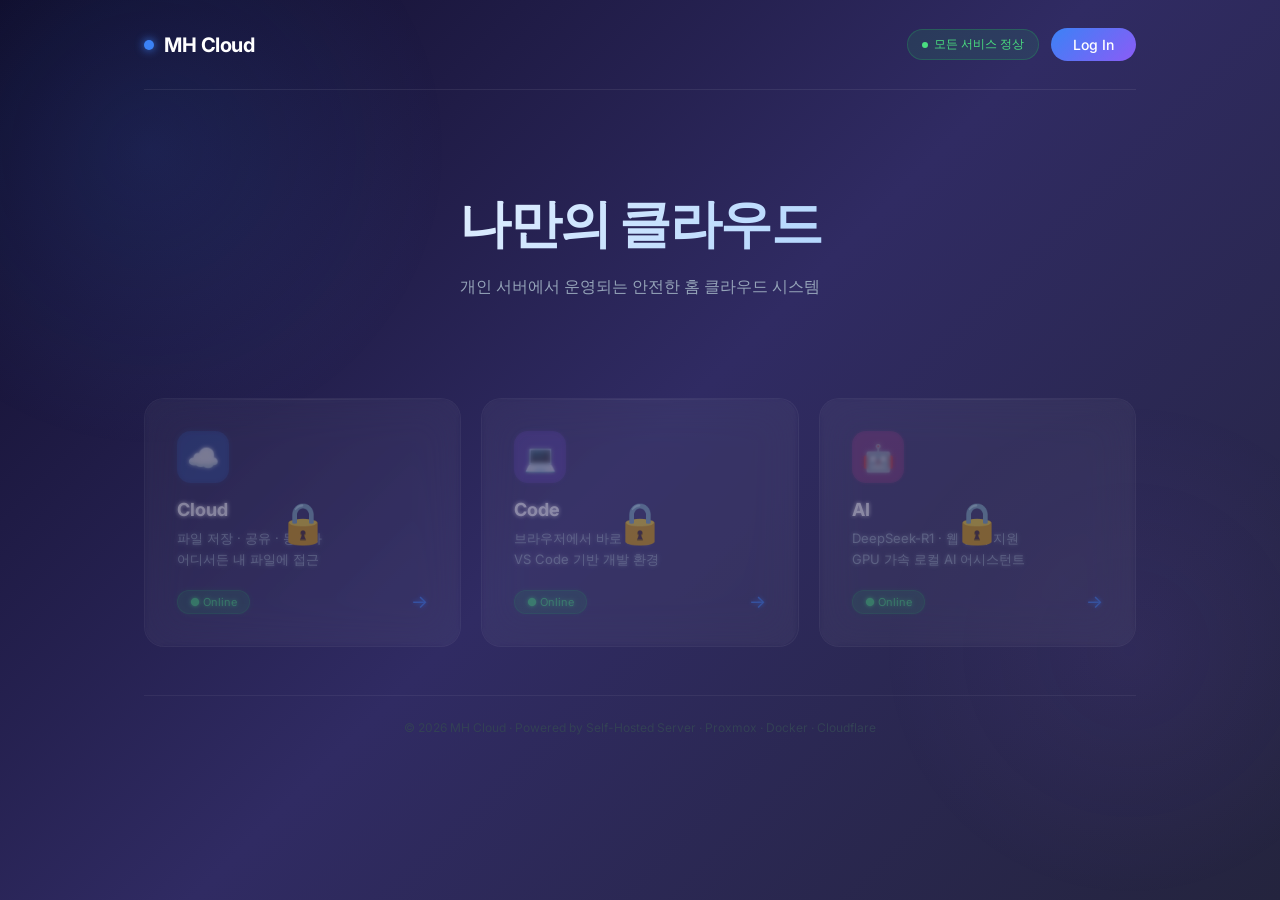
<file: frontend/index.html>
<!DOCTYPE html>
<html lang="ko">
<head>
    <meta charset="UTF-8">
    <meta name="viewport" content="width=device-width, initial-scale=1.0">
    <title>MH Cloud</title>
    <link rel="stylesheet" href="style.css?v=3">
    <link rel="preconnect" href="https://fonts.googleapis.com">
    <link href="https://fonts.googleapis.com/css2?family=Inter:wght@300;400;500;600;700;800&display=swap" rel="stylesheet">
</head>
<body>

    <!-- 배경 효과 -->
    <div class="bg-orb1"></div>
    <div class="bg-orb2"></div>

    <div class="container">

        <!-- 헤더 -->
<header class="header">
    <div class="logo">
        <div class="logo-dot"></div>
        <span class="logo-text">MH Cloud</span>
    </div>
    <div class="header-right">
        <div class="status-badge">
            <div class="status-dot"></div>
            모든 서비스 정상
        </div>
        <div class="login-btn-wrap">
            <button class="login-btn" onclick="openLogin()">Log In</button>
            <div class="user-dropdown" id="userDropdown">
                <button onclick="openPasswordChange()">🔑 비밀번호 변경</button>
                <button onclick="logout()">🚪 로그아웃</button>
            </div>
        </div>
    </div>
</header>

        <!-- 히어로 -->
        <div class="hero">
            <h1 class="hero-title">나만의 클라우드</h1>
            <p class="hero-sub">개인 서버에서 운영되는 안전한 홈 클라우드 시스템</p>
        </div>

        <!-- 서버 상태 위젯 (로그인 후 표시) -->
        <div class="server-stats" id="serverStats">
            <div class="stat-card">
                <div class="stat-card-label">저장공간</div>
                <div class="stat-card-value" id="statStorage">-</div>
                <div class="stat-card-sub">HDD 2TB</div>
            </div>
            <div class="stat-card">
                <div class="stat-card-label">AI 모델</div>
                <div class="stat-card-value" id="statAI">R1:8b</div>
                <div class="stat-card-sub">GPU 가속 실행 중</div>
            </div>
            <div class="stat-card">
                <div class="stat-card-label">활성 서비스</div>
                <div class="stat-card-value" id="statServices">3 / 3</div>
                <div class="stat-card-sub">모든 서비스 정상</div>
            </div>
        </div>

        <!-- 서비스 카드 -->
        <div class="cards">
            <div class="card" id="card-cloud" onclick="goTo('https://cloud.myhomecloud.kr')">
                <div class="card-icon card-icon-cloud">☁️</div>
                <div class="card-title">Cloud</div>
                <div class="card-desc">파일 저장 · 공유 · 동기화<br>어디서든 내 파일에 접근</div>
                <div class="card-footer">
                    <span class="card-badge">● Online</span>
                    <span class="card-arrow">→</span>
                </div>
            </div>

            <div class="card" id="card-code" onclick="goTo('https://code.myhomecloud.kr')">
                <div class="card-icon card-icon-code">💻</div>
                <div class="card-title">Code</div>
                <div class="card-desc">브라우저에서 바로 코딩<br>VS Code 기반 개발 환경</div>
                <div class="card-footer">
                    <span class="card-badge">● Online</span>
                    <span class="card-arrow">→</span>
                </div>
            </div>

            <div class="card" id="card-ai" onclick="goTo('https://ai.myhomecloud.kr')">
                <div class="card-icon card-icon-ai">🤖</div>
                <div class="card-title">AI</div>
                <div class="card-desc">DeepSeek-R1 · 웹 검색 지원<br>GPU 가속 로컬 AI 어시스턴트</div>
                <div class="card-footer">
                    <span class="card-badge">● Online</span>
                    <span class="card-arrow">→</span>
                </div>
            </div>
        </div>

        <!-- 푸터 -->
        <footer class="footer">
            <p>© 2026 MH Cloud · Powered by Self-Hosted Server · Proxmox · Docker · Cloudflare</p>
        </footer>

    </div>

<!-- 비밀번호 변경 모달 -->
<div class="modal-overlay" id="passwordModal">
    <div class="modal">
        <div class="modal-header">
            <h2>비밀번호 변경</h2>
            <button class="modal-close" onclick="closePasswordChange()">✕</button>
        </div>
        <div style="margin-top: 24px;">
            <div class="input-group">
                <label>현재 비밀번호</label>
                <input type="password" placeholder="현재 비밀번호를 입력하세요" id="pw-current">
            </div>
            <div class="input-group">
                <label>새 비밀번호</label>
                <input type="password" placeholder="새 비밀번호를 입력하세요" id="pw-new">
            </div>
            <div class="input-group">
                <label>새 비밀번호 확인</label>
                <input type="password" placeholder="새 비밀번호를 다시 입력하세요" id="pw-new-confirm">
            </div>
            <button class="submit-btn" onclick="changePassword()">변경하기</button>
        </div>
    </div>
</div>

    <!-- 로그인 모달 -->
    <div class="modal-overlay" id="loginModal">
        <div class="modal">
            <div class="modal-header">
                <h2>MH Cloud</h2>
                <button class="modal-close" onclick="closeLogin()">✕</button>
            </div>

            <div class="modal-tabs">
                <button class="modal-tab active" id="tab-login" onclick="switchTab('login')">로그인</button>
                <button class="modal-tab" id="tab-register" onclick="switchTab('register')">회원가입</button>
            </div>

            <!-- 로그인 폼 -->
            <div id="form-login">
                <div class="input-group">
                    <label>아이디</label>
                    <input type="text" placeholder="아이디를 입력하세요" id="username">
                </div>
                <div class="input-group">
                    <label>비밀번호</label>
                    <input type="password" placeholder="비밀번호를 입력하세요" id="password">
                </div>
                <button class="submit-btn" onclick="login()">로그인</button>
            </div>

            <!-- 회원가입 폼 -->
            <div id="form-register" style="display:none">
                <div class="input-group">
                    <label>아이디</label>
                    <input type="text" placeholder="아이디를 입력하세요" id="reg-username">
                </div>
                <div class="input-group">
                    <label>비밀번호</label>
                    <input type="password" placeholder="비밀번호를 입력하세요" id="reg-password">
                </div>
                <div class="input-group">
                    <label>비밀번호 확인</label>
                    <input type="password" placeholder="비밀번호를 다시 입력하세요" id="reg-password-confirm">
                </div>
                <button class="submit-btn" onclick="register()">회원가입</button>
            </div>
        </div>
    </div>

    <script src="script.js?v=4"></script>
</body>
</html>
</file>
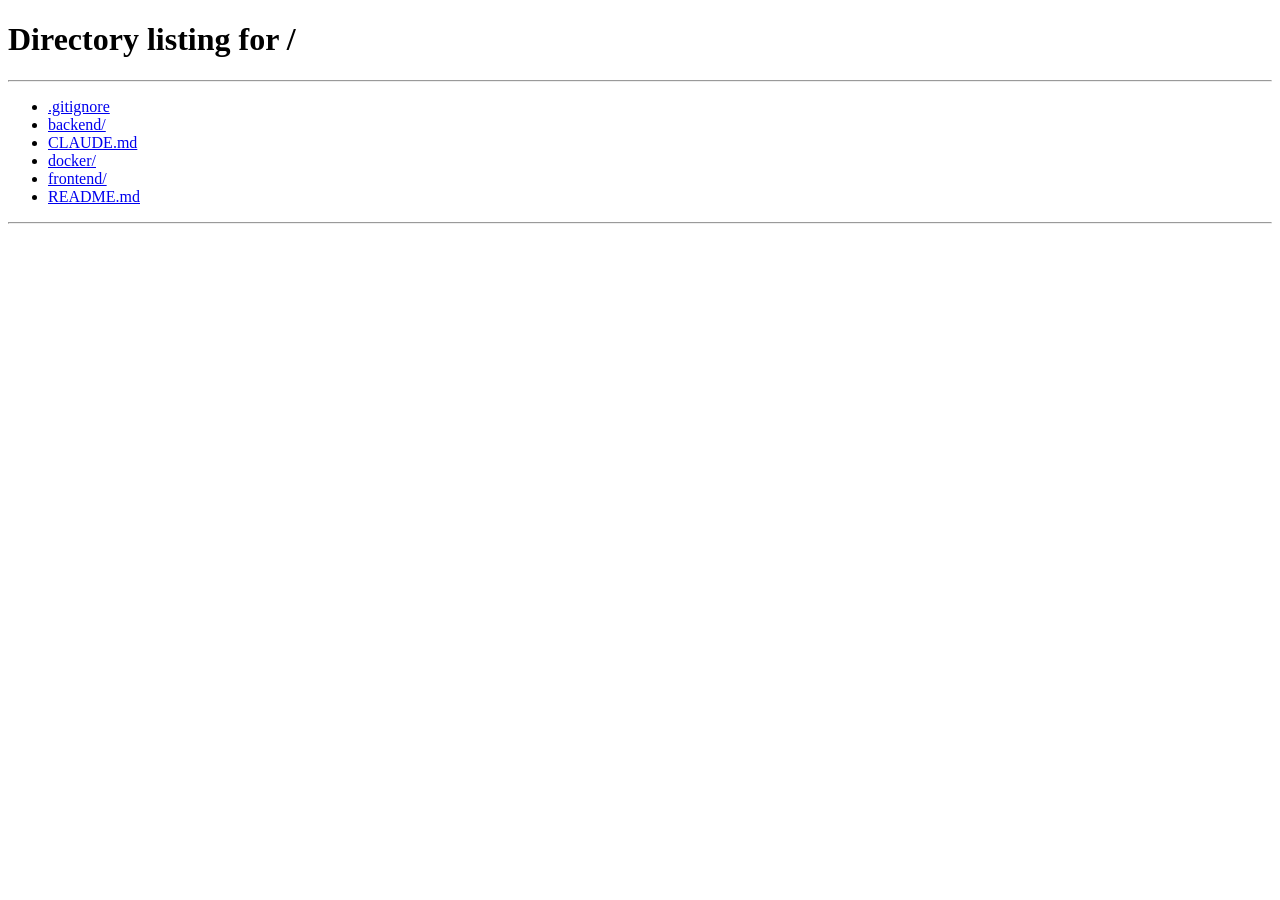
<file: frontend/cloud.html>
<!DOCTYPE html>
<html lang="ko">
<head>
    <meta charset="UTF-8">
    <meta name="viewport" content="width=device-width, initial-scale=1.0">
    <title>MH Cloud - 파일 매니저</title>
    <link rel="preconnect" href="https://fonts.googleapis.com">
    <link href="https://fonts.googleapis.com/css2?family=Inter:wght@300;400;500;600;700;800&display=swap" rel="stylesheet">
    <link rel="stylesheet" href="https://cdnjs.cloudflare.com/ajax/libs/font-awesome/6.5.0/css/all.min.css">

    <style>
        * { margin: 0; padding: 0; box-sizing: border-box; }

        body {
            font-family: 'Inter', sans-serif;
            background: linear-gradient(135deg, #0f0c29, #302b63, #24243e);
            min-height: 100vh;
            color: #fff;
            overflow-x: hidden;
        }

        .bg-orb1 {
            position: fixed;
            width: 600px; height: 600px;
            background: radial-gradient(circle, rgba(59,130,246,0.12), transparent 70%);
            top: -150px; left: -150px;
            border-radius: 50%;
            pointer-events: none;
            z-index: 0;
        }

        .bg-orb2 {
            position: fixed;
            width: 500px; height: 500px;
            background: radial-gradient(circle, rgba(139,92,246,0.08), transparent 70%);
            bottom: 0; right: -100px;
            border-radius: 50%;
            pointer-events: none;
            z-index: 0;
        }

        .app {
            position: relative;
            z-index: 1;
            display: flex;
            flex-direction: column;
            height: 100vh;
        }

        /* 헤더 */
        .header {
            display: flex;
            align-items: center;
            justify-content: space-between;
            padding: 20px 32px;
            border-bottom: 1px solid rgba(255,255,255,0.08);
            background: rgba(255,255,255,0.03);
            backdrop-filter: blur(20px);
        }

        .header-left {
            display: flex;
            align-items: center;
            gap: 16px;
        }

        .logo {
            display: flex;
            align-items: center;
            gap: 10px;
            text-decoration: none;
        }

        .logo-dot {
            width: 10px; height: 10px;
            background: #3b82f6;
            border-radius: 50%;
            box-shadow: 0 0 10px #3b82f6;
            animation: pulse 2s infinite;
        }

        @keyframes pulse {
            0%, 100% { opacity: 1; }
            50% { opacity: 0.4; }
        }

        .logo-text {
            font-size: 18px;
            font-weight: 700;
            color: #fff;
        }

        .breadcrumb {
            display: flex;
            align-items: center;
            gap: 6px;
            font-size: 13px;
            color: #64748b;
        }

        .breadcrumb span {
            color: #94a3b8;
            cursor: pointer;
        }

        .breadcrumb span:hover { color: #fff; }

        .breadcrumb .separator { color: #334155; }

        .breadcrumb .current { color: #fff; cursor: default; }

        .header-right {
            display: flex;
            align-items: center;
            gap: 12px;
        }

        .user-info {
            display: flex;
            align-items: center;
            gap: 8px;
            padding: 6px 14px;
            background: rgba(255,255,255,0.05);
            border: 1px solid rgba(255,255,255,0.1);
            border-radius: 20px;
            font-size: 13px;
            color: #cbd5e1;
        }

        .user-avatar {
            width: 24px; height: 24px;
            border-radius: 50%;
            background: linear-gradient(135deg, #3b82f6, #8b5cf6);
            display: flex;
            align-items: center;
            justify-content: center;
            font-size: 10px;
            font-weight: 600;
        }

        .back-btn {
            padding: 7px 16px;
            background: rgba(255,255,255,0.05);
            border: 1px solid rgba(255,255,255,0.1);
            border-radius: 20px;
            color: #94a3b8;
            font-size: 13px;
            cursor: pointer;
            transition: all 0.2s;
            text-decoration: none;
        }

        .back-btn:hover {
            background: rgba(255,255,255,0.1);
            color: #fff;
        }

        /* 바디 */
        .body {
            display: flex;
            flex: 1;
            overflow: hidden;
        }

        /* 사이드바 */
        .sidebar {
            width: 220px;
            padding: 20px 12px;
            border-right: 1px solid rgba(255,255,255,0.06);
            display: flex;
            flex-direction: column;
            gap: 4px;
            background: rgba(255,255,255,0.02);
        }

        .nav-section {
            font-size: 10px;
            color: #334155;
            letter-spacing: 0.8px;
            text-transform: uppercase;
            padding: 4px 10px 8px;
            margin-top: 8px;
        }

        .nav-item {
            display: flex;
            align-items: center;
            gap: 10px;
            padding: 9px 12px;
            border-radius: 10px;
            font-size: 13px;
            color: #64748b;
            cursor: pointer;
            transition: all 0.2s;
        }

        .nav-item:hover {
            background: rgba(255,255,255,0.05);
            color: #94a3b8;
        }

        .nav-item.active {
            background: rgba(59,130,246,0.12);
            border: 1px solid rgba(59,130,246,0.2);
            color: #93c5fd;
        }

        .nav-icon { font-size: 15px; }

        /* 저장공간 */
        .storage-section {
            margin-top: auto;
            padding: 16px 10px 4px;
            border-top: 1px solid rgba(255,255,255,0.06);
        }

        .storage-label {
            font-size: 11px;
            color: #475569;
            margin-bottom: 8px;
        }

        .storage-bar-wrap {
            background: rgba(255,255,255,0.08);
            border-radius: 4px;
            height: 4px;
            margin-bottom: 6px;
        }

        .storage-bar {
            height: 4px;
            border-radius: 4px;
            background: linear-gradient(90deg, #3b82f6, #8b5cf6);
            width: 0.3%;
        }

        .storage-text {
            font-size: 11px;
            color: #475569;
        }

        /* 메인 */
        .main {
            flex: 1;
            display: flex;
            flex-direction: column;
            overflow: hidden;
            padding: 24px 28px;
            gap: 16px;
        }

        /* 툴바 */
        .toolbar {
            display: flex;
            align-items: center;
            justify-content: space-between;
        }

        .toolbar-left { display: flex; gap: 8px; }

        .btn {
            padding: 8px 16px;
            border-radius: 10px;
            font-size: 13px;
            font-family: 'Inter', sans-serif;
            cursor: pointer;
            transition: all 0.2s;
            border: 1px solid rgba(255,255,255,0.1);
            background: rgba(255,255,255,0.05);
            color: #94a3b8;
        }

        .btn:hover {
            background: rgba(255,255,255,0.1);
            color: #fff;
        }

        .btn.primary {
            background: linear-gradient(135deg, #3b82f6, #8b5cf6);
            border-color: transparent;
            color: #fff;
            font-weight: 500;
        }

        .btn.primary:hover { opacity: 0.85; }

        .toolbar-right { display: flex; gap: 6px; }

        .view-btn {
            width: 32px; height: 32px;
            border-radius: 8px;
            border: 1px solid rgba(255,255,255,0.1);
            background: rgba(255,255,255,0.05);
            color: #64748b;
            display: flex;
            align-items: center;
            justify-content: center;
            cursor: pointer;
            font-size: 14px;
            transition: all 0.2s;
        }

        .view-btn.active, .view-btn:hover {
            background: rgba(255,255,255,0.1);
            color: #fff;
        }

        /* 파일 목록 */
        .file-list-wrap {
            flex: 1;
            overflow-y: auto;
            background: rgba(255,255,255,0.03);
            backdrop-filter: blur(20px);
            border: 1px solid rgba(255,255,255,0.08);
            border-radius: 16px;
        }

        .file-header {
            display: grid;
            grid-template-columns: 2fr 1fr 1fr 80px;
            gap: 8px;
            padding: 12px 20px;
            font-size: 11px;
            color: #334155;
            letter-spacing: 0.5px;
            text-transform: uppercase;
            border-bottom: 1px solid rgba(255,255,255,0.06);
            background: rgba(255,255,255,0.02);
        }

        .file-row {
            display: grid;
            grid-template-columns: 2fr 1fr 1fr 80px;
            gap: 8px;
            padding: 12px 20px;
            font-size: 13px;
            align-items: center;
            cursor: pointer;
            transition: background 0.15s;
            border-bottom: 1px solid rgba(255,255,255,0.04);
        }

        .file-row:last-child { border-bottom: none; }

        .file-row:hover { background: rgba(255,255,255,0.05); }

        .file-name {
            display: flex;
            align-items: center;
            gap: 10px;
            color: #e2e8f0;
        }

        .file-icon {
            width: 32px; height: 32px;
            border-radius: 8px;
            display: flex;
            align-items: center;
            justify-content: center;
            font-size: 16px;
            flex-shrink: 0;
        }

        .file-icon.folder { background: rgba(245,158,11,0.15); }
        .file-icon.pdf    { background: none; }
        .file-icon.img    { background: none; }
        .file-icon.doc    { background: none; }
        .file-icon.etc    { background: none; }

        .file-meta { color: #475569; font-size: 12px; }

        .file-actions {
            display: flex;
            gap: 6px;
            justify-content: flex-end;
            opacity: 0;
            transition: opacity 0.15s;
        }

        .file-row:hover .file-actions { opacity: 1; }

        .action-btn {
            width: 26px; height: 26px;
            border-radius: 6px;
            border: 1px solid rgba(255,255,255,0.1);
            background: rgba(255,255,255,0.05);
            color: #94a3b8;
            display: flex;
            align-items: center;
            justify-content: center;
            font-size: 12px;
            cursor: pointer;
            transition: all 0.15s;
        }

        .action-btn:hover { background: rgba(255,255,255,0.15); color: #fff; }
        .action-btn.danger:hover { background: rgba(239,68,68,0.2); color: #f87171; border-color: rgba(239,68,68,0.3); }

        /* 빈 상태 */
        .empty-state {
            display: flex;
            flex-direction: column;
            align-items: center;
            justify-content: center;
            padding: 60px 20px;
            color: #334155;
            gap: 12px;
        }

        .empty-icon { font-size: 40px; opacity: 0.4; }
        .empty-text { font-size: 14px; }

        /* 업로드 모달 */
        .modal-overlay {
            display: none;
            position: fixed;
            top: 0; left: 0;
            width: 100%; height: 100%;
            background: rgba(0,0,0,0.75);
            z-index: 100;
            align-items: center;
            justify-content: center;
            backdrop-filter: blur(6px);
        }

        .modal-overlay.active { display: flex; }

        .modal {
            background: rgba(15,12,41,0.95);
            border: 1px solid rgba(255,255,255,0.12);
            border-radius: 20px;
            width: 100%;
            max-width: 420px;
            padding: 28px;
            margin: 0 24px;
        }

        .modal-header {
            display: flex;
            justify-content: space-between;
            align-items: center;
            margin-bottom: 20px;
        }

        .modal-header h2 { font-size: 18px; font-weight: 600; }

        .modal-close {
            background: transparent;
            border: none;
            color: #475569;
            font-size: 18px;
            cursor: pointer;
        }

        .modal-close:hover { color: #fff; }

        .upload-zone {
            border: 2px dashed rgba(59,130,246,0.3);
            border-radius: 12px;
            padding: 32px;
            text-align: center;
            cursor: pointer;
            transition: all 0.2s;
            margin-bottom: 16px;
        }

        .upload-zone:hover, .upload-zone.drag-over {
            border-color: rgba(59,130,246,0.6);
            background: rgba(59,130,246,0.05);
        }

        .upload-zone-icon { font-size: 32px; margin-bottom: 10px; }
        .upload-zone-text { font-size: 14px; color: #64748b; }
        .upload-zone-text span { color: #3b82f6; }

        #fileInput { display: none; }

        .upload-progress {
            display: none;
            margin-bottom: 16px;
        }

        .progress-bar-wrap {
            background: rgba(255,255,255,0.08);
            border-radius: 4px;
            height: 6px;
            margin-top: 8px;
        }

        .progress-bar {
            height: 6px;
            border-radius: 4px;
            background: linear-gradient(90deg, #3b82f6, #8b5cf6);
            width: 0%;
            transition: width 0.3s;
        }

        /* 폴더 생성 모달 */
        .input-group { margin-bottom: 16px; }

        .input-group label {
            display: block;
            font-size: 13px;
            color: #94a3b8;
            margin-bottom: 8px;
        }

        .input-group input {
            width: 100%;
            background: rgba(255,255,255,0.05);
            border: 1px solid rgba(255,255,255,0.1);
            border-radius: 10px;
            padding: 11px 14px;
            color: #fff;
            font-size: 14px;
            font-family: 'Inter', sans-serif;
            outline: none;
            transition: border-color 0.2s;
        }

        .input-group input:focus { border-color: #3b82f6; }
        .input-group input::placeholder { color: #334155; }

        .submit-btn {
            width: 100%;
            background: linear-gradient(135deg, #3b82f6, #8b5cf6);
            border: none;
            border-radius: 10px;
            padding: 12px;
            color: #fff;
            font-size: 14px;
            font-weight: 600;
            cursor: pointer;
            font-family: 'Inter', sans-serif;
            transition: opacity 0.2s;
        }

        .submit-btn:hover { opacity: 0.85; }

        /* 스크롤바 */
        ::-webkit-scrollbar { width: 4px; }
        ::-webkit-scrollbar-track { background: transparent; }
        ::-webkit-scrollbar-thumb { background: rgba(255,255,255,0.1); border-radius: 2px; }

        /* 그리드 뷰 */
        .file-grid {
        display: grid;
        grid-template-columns: repeat(auto-fill, minmax(120px, 1fr));
        gap: 16px;
        padding: 20px;
        }

        .file-grid-item {
        display: flex;
        flex-direction: column;
        align-items: center;
        gap: 8px;
        padding: 16px 8px;
        border-radius: 12px;
        cursor: pointer;
        transition: background 0.15s;
        text-align: center;
        position: relative;
        }

        .file-grid-item:hover { background: rgba(255,255,255,0.08); }

        .file-grid-icon {
        width: 52px; height: 52px;
        border-radius: 12px;
        display: flex;
        align-items: center;
        justify-content: center;
        font-size: 28px;
        }

        .file-grid-name {
        font-size: 12px;
        color: #cbd5e1;
        word-break: break-all;
        max-width: 100%;
        display: -webkit-box;
        -webkit-line-clamp: 2;
        -webkit-box-orient: vertical;
        overflow: hidden;
        }

        .file-grid-actions {
        position: absolute;
        top: 6px; right: 6px;
        display: none;
        gap: 4px;
        }

        .file-grid-item:hover .file-grid-actions { display: flex; }

        /* 반응형 */
        @media (max-width: 768px) {
            .sidebar { display: none; }
            .file-header, .file-row { grid-template-columns: 2fr 1fr 1fr 40px;}
            .file-header div:nth-child(3), .file-row .file-meta:nth-child(3) { display: none; }
        }

        /* 컨텍스트 메뉴 */
        .context-menu {
        position: fixed;
        background: rgba(15,12,41,0.97);
        border: 1px solid rgba(255,255,255,0.12);
        border-radius: 10px;
        padding: 6px;
        z-index: 300;
        min-width: 150px;
        backdrop-filter: blur(20px);
        box-shadow: 0 8px 32px rgba(0,0,0,0.4);
        display: none;
        }

        .context-menu.active { display: block; }

        .context-menu-item {
        display: flex;
        align-items: center;
        gap: 8px;
        padding: 8px 12px;
        border-radius: 6px;
        font-size: 13px;
        color: #cbd5e1;
        cursor: pointer;
        transition: background 0.15s;
        }

        .context-menu-item:hover { background: rgba(255,255,255,0.08); color: #fff; }
        .context-menu-item.danger:hover { background: rgba(239,68,68,0.15); color: #f87171; }
        /* 드래그 앤 드롭 파일 이동 */
        .file-row.drag-over {
        background: rgba(59,130,246,0.15);
        border: 1px dashed rgba(59,130,246,0.5);
}

        .file-row[draggable="true"] {
        cursor: grab;
}
    </style>
</head>
<body>

<div class="bg-orb1"></div>
<div class="bg-orb2"></div>

<div class="app">

    <!-- 헤더 -->
    <header class="header">
        <div class="header-left">
            <a href="/" class="logo">
                <div class="logo-dot"></div>
                <span class="logo-text">MH Cloud</span>
            </a>
            <div class="breadcrumb">
                <span class="separator">/</span>
                <span id="breadcrumbBack" onclick="goBack()" style="display:none; cursor:pointer;">← 뒤로</span>
                <span class="separator" id="breadcrumbSep" style="display:none;">/</span>
                <span class="current" id="breadcrumbCurrent">내 파일</span>
        </div>
        </div>
        <div class="header-right">
            <div class="user-info">
                <div class="user-avatar" id="userAvatar">?</div>
                <span id="userName">로딩 중...</span>
            </div>
            <a href="/" class="back-btn">← 포털로</a>
        </div>
    </header>

    <div class="body">

        <!-- 사이드바 -->
        <div class="sidebar">
            <div class="nav-section">파일</div>
            <div class="nav-item active" onclick="loadFiles()">
                <span class="nav-icon">📁</span>
                내 파일
            </div>
            <div class="nav-item" onclick="loadRecentFiles()">
                <span class="nav-icon">🕐</span>
                최근 파일
            </div>
            <div class="nav-section">관리</div>
            <div class="nav-item" onclick="loadTrash()">
                <span class="nav-icon">🗑️</span>
                휴지통
            </div>

            <div class="storage-section">
                <div class="storage-label">저장공간</div>
                <div class="storage-bar-wrap">
                    <div class="storage-bar" id="storageBar"></div>
                </div>
                <div class="storage-text" id="storageText">불러오는 중...</div>
            </div>
        </div>

        <!-- 메인 -->
        <div class="main">
            <div class="toolbar">
                <div class="toolbar-left">
                    <button class="btn primary" onclick="openUpload()">+ 업로드</button>
                    <button class="btn" onclick="openMkdir()">📁 폴더 만들기</button>
                </div>
                <div class="toolbar-right">
                    <div class="view-btn active" onclick="switchView('list')" title="목록 보기">≡</div>
                    <div class="view-btn" onclick="switchView('tile')" title="그리드 보기">⊞</div>
                </div>
            </div>

            <div class="file-list-wrap">
                <div class="file-header">
                    <div>이름</div>
                    <div>크기</div>
                    <div>수정일</div>
                    <div></div>
                </div>
                <div id="fileList">
                    <div class="empty-state">
                        <div class="empty-icon">📂</div>
                        <div class="empty-text">불러오는 중...</div>
                    </div>
                </div>
            </div>
        </div>
    </div>
</div>

<!-- 컨텍스트 메뉴 -->
<div class="context-menu" id="contextMenu">
    <div class="context-menu-item" id="ctxDownload" onclick="ctxDownload()">↓ 다운로드</div>
    <div class="context-menu-item" id="ctxRename" onclick="ctxRename()">✏️ 이름 변경</div>
    <div class="context-menu-item" id="ctxMove" onclick="ctxMove()">📂 이동</div>
    <div class="context-menu-item danger" id="ctxDelete" onclick="ctxDelete()">× 삭제</div>
</div>

<!-- 업로드 모달 -->
<div class="modal-overlay" id="uploadModal">
    <div class="modal">
        <div class="modal-header">
            <h2>파일 업로드</h2>
            <button class="modal-close" onclick="closeUpload()">✕</button>
        </div>
        <div class="upload-zone" id="uploadZone" onclick="document.getElementById('fileInput').click()">
            <div class="upload-zone-icon">☁️</div>
            <div class="upload-zone-text">클릭하거나 파일을 여기로 드래그하세요<br><span>파일 선택</span></div>
        </div>
        <input type="file" id="fileInput" multiple onchange="uploadFiles(this.files)">
        <div class="upload-progress" id="uploadProgress">
            <div style="font-size: 13px; color: #94a3b8;" id="uploadFileName">업로드 중...</div>
            <div class="progress-bar-wrap">
                <div class="progress-bar" id="progressBar"></div>
            </div>
        </div>
    </div>
</div>

<!-- 폴더 생성 모달 -->
<div class="modal-overlay" id="mkdirModal">
    <div class="modal">
        <div class="modal-header">
            <h2>폴더 만들기</h2>
            <button class="modal-close" onclick="closeMkdir()">✕</button>
        </div>
        <div class="input-group">
            <label>폴더 이름</label>
            <input type="text" id="folderName" placeholder="폴더 이름을 입력하세요">
        </div>
        <button class="submit-btn" onclick="createFolder()">만들기</button>
    </div>
</div>

<!-- 미리보기 모달 -->
<div class="modal-overlay" id="previewModal">
    <div class="modal" style="max-width: 1200px; width: 95vw;">
        <div class="modal-header">
            <h2 id="previewFileName">미리보기</h2>
            <button class="modal-close" onclick="closePreview()">✕</button>
        </div>
        <div style="margin-top: 16px; text-align: center;">
            <img id="previewImg" src="" style="max-width: 100%; max-height: 70vh; border-radius: 8px; display: none;">
            <iframe id="previewPdf" src="" style="width: 100%; height: 80vh; border: none; border-radius: 8px; display: none;"></iframe>
        </div>
    </div>
</div>

<!-- 이름 변경 모달 -->
<div class="modal-overlay" id="renameModal">
    <div class="modal">
        <div class="modal-header">
            <h2>이름 변경</h2>
            <button class="modal-close" onclick="closeRename()">✕</button>
        </div>
        <div style="margin-top: 24px;">
            <div class="input-group">
                <label>새 이름</label>
                <input type="text" id="renameInput" placeholder="새 이름을 입력하세요">
            </div>
            <button class="submit-btn" onclick="submitRename()">변경하기</button>
        </div>
    </div>
</div>

<!-- 파일 이동 모달 -->
<div class="modal-overlay" id="moveModal">
    <div class="modal" style="max-width: 600px; width: 90vw;">
        <div class="modal-header">
            <div id="moveBreadcrumb" style="display:flex; align-items:center; gap:6px; font-size:13px; color:#94a3b8;">
                <span onclick="moveBrowse('')" style="cursor:pointer;">🏠</span>
            </div>
            <button class="modal-close" onclick="closeMove()">✕</button>
        </div>
        <div id="moveFolderList" style="margin-top: 16px; max-height: 450px; overflow-y: auto;"></div>
        <button class="submit-btn" style="margin-top: 16px;" onclick="submitMove()">여기로 이동</button>
    </div>
</div>

<script>
    const API = 'https://api.myhomecloud.kr';
    let currentPath = "";
    let currentView = 'list';
    let renameTarget = '';
    let moveTarget = '';
    let moveDestPath = '';
    let ctxTarget = { name: '', type: '' };
    let dragTarget = '';

    function getToken() {
        return localStorage.getItem('token');
    }

    function authHeaders() {
        return { 'Authorization': 'Bearer ' + getToken() };
    }
    async function fetchWithAuth(url, options = {}) {
    const res = await fetch(url, {
        ...options,
        headers: { ...authHeaders(), ...(options.headers || {}) }
    });
    if (res.status === 401) {
        alert('세션이 만료되었습니다. 다시 로그인해주세요.');
        localStorage.removeItem('token');
        localStorage.removeItem('username');
        localStorage.removeItem('tokenExpire');
        window.location.href = '/';
        return null;
    }
    return res;
}

    // 로그인 확인
    window.onload = function() {
        const token = getToken();
        const username = localStorage.getItem('username');
        if (!token || !username) {
            alert('로그인이 필요합니다.');
            window.location.href = '/';
            return;
        }
        document.getElementById('userName').textContent = username + '님';
        document.getElementById('userAvatar').textContent = username.slice(0, 2).toUpperCase();
        loadFiles();
        loadStorage();
    }

    // 파일 목록 불러오기
    async function loadFiles(path = "") {
    document.querySelectorAll('.nav-item').forEach(el => el.classList.remove('active')); // nav-item active 전환
    document.querySelectorAll('.nav-item')[0].classList.add('active');

    currentPath = path;
    history.pushState({ path }, '', '/cloud.html' + (path ? '?path=' + encodeURIComponent(path) : ''));
    document.getElementById('breadcrumbCurrent').textContent = currentPath.split('/').pop() || '내 파일';
    document.getElementById('breadcrumbBack').style.display = currentPath ? 'inline' : 'none';
    document.getElementById('breadcrumbSep').style.display = currentPath ? 'inline' : 'none';
    
    const list = document.getElementById('fileList');
    try {
        const res = await fetchWithAuth(API + '/files/?path=' + encodeURIComponent(path));
        const data = await res.json();

        if (!data.files || data.files.length === 0) {
            list.innerHTML = `
                <div class="empty-state">
                    <div class="empty-icon">📂</div>
                    <div class="empty-text">파일이 없어요. 업로드해볼까요?</div>
                </div>`;
            return;
        }

        const sorted = [...data.files].sort((a, b) => {
            if (a.type === 'folder' && b.type !== 'folder') return -1;
            if (a.type !== 'folder' && b.type === 'folder') return 1;
            return a.name.localeCompare(b.name);
        });

        if (currentView === 'tile') {
    list.innerHTML = `<div class="file-grid">${sorted.map(item => {
        const isPreviewable = item.type === 'file' && ['jpg','jpeg','png','gif','webp','svg','pdf'].includes(item.name.split('.').pop().toLowerCase());
        const fullPath = `${currentPath ? currentPath + '/' : ''}${item.name}`;
        const clickAction = item.type === 'folder'
            ? `onclick="loadFiles('${fullPath}')"`
            : isPreviewable
                ? `onclick="previewFile(this)" data-name="${fullPath}"`
                : '';
        return `
            <div class="file-grid-item" ${clickAction}>
                <div class="file-grid-icon ${getIconClass(item)}">${getIconHtml(item)}</div>
                <div class="file-grid-name">${item.name}</div>
                <div class="file-grid-actions">
                        <div class="action-btn" onclick="event.stopPropagation(); openContextMenu(event, this)" data-name="${fullPath}" data-type="${item.type}" title="더보기">···</div>
                        </div>
        </div>
        `;
    }).join('')}</div>`;
} else {
        list.innerHTML = sorted.map(item => {
    const isPreviewable = item.type === 'file' && ['jpg','jpeg','png','gif','webp','svg','pdf'].includes(item.name.split('.').pop().toLowerCase());
    const fullPath = `${currentPath ? currentPath + '/' : ''}${item.name}`;
    const rowOnclick = item.type === 'folder' 
    ? `onclick="loadFiles('${fullPath}')"` 
    : isPreviewable 
        ? `onclick="previewFile(this)" data-name="${fullPath}"` 
        : '';
        
    return `
            <div class="file-row" ${rowOnclick} 
                draggable="true"
                ondragstart="dragStart(event, '${fullPath}')"
                ${item.type === 'folder' ? `ondragover="event.preventDefault(); this.classList.add('drag-over')" ondragleave="this.classList.remove('drag-over')" ondrop="dropOnFolder(event, '${fullPath}')"` : ''}
                style="${item.type === 'folder' || isPreviewable ? 'cursor:pointer' : ''}">
            <div class="file-name">
                <div class="file-icon ${getIconClass(item)}">${getIconHtml(item)}</div>
                <span>${item.name}</span>
            </div>
            <div class="file-meta">${item.type === 'folder' ? '—' : formatSize(item.size_mb)}</div>
            <div class="file-meta">${formatDate(item.modified)}</div>
            <div class="file-actions">
                    <div class="action-btn" onclick="event.stopPropagation(); openContextMenu(event, this)" data-name="${fullPath}" data-type="${item.type}" title="더보기">···</div>
                    </div>
            </div>
        </div>
    `;
}).join('');
}
    } catch (e) {
        list.innerHTML = `<div class="empty-state"><div class="empty-text">불러오기 실패</div></div>`;
    }
}

    // 저장공간 불러오기
    async function loadStorage() {
        try {
            const res = await fetchWithAuth(API + '/system/status');
                const data = await res.json();
                document.getElementById('storageBar').style.width = data.disk.percent + '%';
                document.getElementById('storageText').textContent =
                `${data.disk.used_gb}GB / ${data.disk.total_gb}GB 사용 중`;
        } catch (e) {}
    }

    // 파일 업로드
    async function uploadFiles(files) {
        if (!files.length) return;
        const progress = document.getElementById('uploadProgress');
        const bar = document.getElementById('progressBar');
        const fileName = document.getElementById('uploadFileName');
        progress.style.display = 'block';

        for (let i = 0; i < files.length; i++) {
            const file = files[i];
            fileName.textContent = `${file.name} 업로드 중...`;
            bar.style.width = '0%';

            const formData = new FormData();
            formData.append('file', file);

            try {
                bar.style.width = '50%';
                const res = await fetchWithAuth(API + '/files/upload?path=' + encodeURIComponent(currentPath), {
                method: 'POST',
                body: formData
            });
                bar.style.width = '100%';
                if (!res.ok) throw new Error();
            } catch (e) {
                alert(`${file.name} 업로드 실패`);
            }
        }

        setTimeout(() => {
        progress.style.display = 'none';
        closeUpload();
        loadFiles(currentPath);
        }, 500);
    }

    // 파일 다운로드
        async function downloadFile(el) {
        const filename = el.dataset.name;
        try {
            const res = await fetchWithAuth(API + '/files/download/' + encodeURIComponent(filename));
            const blob = await res.blob();
            const url = URL.createObjectURL(blob);
            const a = document.createElement('a');
            a.href = url;
            a.download = filename;
            a.click();
            URL.revokeObjectURL(url);
        }catch (e) {
        alert('다운로드 실패');
        }
    }

    // 파일/폴더 삭제
    async function deleteFile(el) {
    const name = el.dataset.name;
    const type = el.dataset.type;
    if (!confirm(`"${name}"을(를) 삭제할까요?`)) return;
        try {
            const res = await fetchWithAuth(API + '/files/' + encodeURIComponent(name), {
                method: 'DELETE'
            });
        if (res.ok) loadFiles(currentPath);

        else alert('삭제 실패');
    } catch (e) {
        alert('삭제 실패');
    }
    }
    
    // 폴더 생성
    async function createFolder() {
        const name = document.getElementById('folderName').value.trim();
        if (!name) { alert('폴더 이름을 입력해주세요'); return; }

        try {
            const res = await fetchWithAuth(`${API}/files/mkdir?folder_name=${encodeURIComponent(name)}`, {
                method: 'POST'
            });
            if (res.ok) {
                closeMkdir();
                loadFiles();
            } else {
                const data = await res.json();
                alert(data.detail || '폴더 생성 실패');
            }
        } catch (e) {
            alert('폴더 생성 실패');
        }
    }

    // 아이콘
    function getIconClass(item) {
        if (item.type === 'folder') return 'folder';
        const ext = item.name.split('.').pop().toLowerCase();
        if (['jpg','jpeg','png','gif','webp','svg'].includes(ext)) return 'img';
        if (ext === 'pdf') return 'pdf';
        if (['doc','docx','txt','md'].includes(ext)) return 'doc';
        return 'etc';
    }

    function getIconHtml(item) {
        if (item.type === 'folder') return '<i class="fa-solid fa-folder" style="color:#f59e0b; font-size:18px;"></i>';
        const ext = item.name.split('.').pop().toLowerCase();
        if (['jpg','jpeg','png','gif','webp','svg'].includes(ext)) return '<i class="fa-regular fa-file-image" style="color:#8b5cf6; font-size:18px;"></i>';
        if (ext === 'pdf') return '<i class="fa-solid fa-file-pdf" style="color:#e53e3e; font-size:18px;"></i>';
        if (['doc','docx'].includes(ext)) return '<i class="fa-regular fa-file-word" style="color:#2b579a; font-size:18px;"></i>';
        if (['ppt','pptx'].includes(ext)) return '<i class="fa-regular fa-file-powerpoint" style="color:#c43e1c; font-size:18px;"></i>';
        if (['xls','xlsx'].includes(ext)) return '<i class="fa-regular fa-file-excel" style="color:#217346; font-size:18px;"></i>';
        if (['zip','tar','gz'].includes(ext)) return '<i class="fa-regular fa-file-zipper" style="color:#f59e0b; font-size:18px;"></i>';
        if (['mp4','mov','avi'].includes(ext)) return '<i class="fa-regular fa-file-video" style="color:#3b82f6; font-size:18px;"></i>';
        if (['mp3','wav'].includes(ext)) return '<i class="fa-regular fa-file-audio" style="color:#ec4899; font-size:18px;"></i>';
        return '<i class="fa-regular fa-file" style="color:#64748b; font-size:18px;"></i>';
    }

    function formatSize(mb) {
        if (mb === null || mb === undefined) return '—';
        if (mb < 1) return (mb * 1024).toFixed(0) + ' KB';
        if (mb >= 1024) return (mb / 1024).toFixed(1) + ' GB';
        return mb.toFixed(1) + ' MB';
    }

    function formatDate(ts) {
        if (!ts) return '—';
        const d = new Date(ts * 1000);
        return d.toLocaleDateString('ko-KR', { year: 'numeric', month: '2-digit', day: '2-digit' });
    }

    // 모달
    function openUpload() { document.getElementById('uploadModal').classList.add('active'); }
    function closeUpload() {
        document.getElementById('uploadModal').classList.remove('active');
        document.getElementById('fileInput').value = '';
        document.getElementById('uploadProgress').style.display = 'none';
    }
    function openMkdir() {
        document.getElementById('folderName').value = '';
        document.getElementById('mkdirModal').classList.add('active');
    }
    function closeMkdir() { document.getElementById('mkdirModal').classList.remove('active'); }

    // 드래그 앤 드롭
    const uploadZone = document.getElementById('uploadZone');
    uploadZone.addEventListener('dragover', e => { e.preventDefault(); uploadZone.classList.add('drag-over'); });
    uploadZone.addEventListener('dragleave', () => uploadZone.classList.remove('drag-over'));
    uploadZone.addEventListener('drop', e => {
        e.preventDefault();
        uploadZone.classList.remove('drag-over');
        uploadFiles(e.dataTransfer.files);
    });

    // 모달 바깥 클릭
    document.getElementById('uploadModal').addEventListener('click', function(e) { if (e.target === this) closeUpload(); });
    document.getElementById('mkdirModal').addEventListener('click', function(e) { if (e.target === this) closeMkdir(); });

    // ESC
    document.addEventListener('keydown', e => {
        if (e.key === 'Escape') { closeUpload(); closeMkdir(); }
    });
    
    //뒤로가기
    function goBack() {
    const parts = currentPath.split('/');
    parts.pop();
    loadFiles(parts.join('/'));
};
    window.addEventListener('popstate', (e) => {
    loadFiles(e.state?.path || '');
    });
    //파일 미리보기
    async function previewFile(el) {
    const filename = el.dataset.name;
    const ext = filename.split('.').pop().toLowerCase();
    
    const imageExts = ['jpg','jpeg','png','gif','webp','svg'];
    const pdfExts = ['pdf'];
    
    if (!imageExts.includes(ext) && !pdfExts.includes(ext)) return;

    document.getElementById('previewFileName').textContent = filename.split('/').pop();
    document.getElementById('previewModal').classList.add('active');

    const res = await fetchWithAuth(API + '/files/download/' + encodeURIComponent(filename));
    if (!res) return;
    const blob = await res.blob();
    const url = URL.createObjectURL(blob);

    if (imageExts.includes(ext)) {
        document.getElementById('previewImg').src = url;
        document.getElementById('previewImg').style.display = 'block';
        document.getElementById('previewPdf').style.display = 'none';
    } else {
        document.getElementById('previewPdf').src = url;
        document.getElementById('previewPdf').style.display = 'block';
        document.getElementById('previewImg').style.display = 'none';
    }
}

    function closePreview() {
    document.getElementById('previewModal').classList.remove('active');
    document.getElementById('previewImg').src = '';
    document.getElementById('previewImg').style.display = 'none';
    document.getElementById('previewPdf').src = '';
    document.getElementById('previewPdf').style.display = 'none';
}

    function switchView(view) {
    currentView = view;
    document.querySelectorAll('.view-btn').forEach(btn => btn.classList.remove('active'));
    event.target.classList.add('active');
    document.querySelector('.file-header').style.display = view === 'tile' ? 'none' : 'grid';
    loadFiles(currentPath);
}

    //파일 이름바꾸기
    function openRename(el) {
    renameTarget = el.dataset.name;
    const currentName = renameTarget.split('/').pop();
    document.getElementById('renameInput').value = currentName;
    document.getElementById('renameModal').classList.add('active');
}

    function closeRename() {
    document.getElementById('renameModal').classList.remove('active');
    renameTarget = '';
}

    async function submitRename() {
    const newName = document.getElementById('renameInput').value.trim();
    if (!newName) { alert('새 이름을 입력해주세요'); return; }

    try {
        const res = await fetchWithAuth(API + '/files/rename/' + encodeURIComponent(renameTarget), {
            method: 'PUT',
            headers: { 'Content-Type': 'application/json' },
            body: JSON.stringify({ new_name: newName })
        });
        if (res && res.ok) {
            closeRename();
            loadFiles(currentPath);
        } else {
            const data = await res.json();
            alert(data.detail || '변경 실패');
        }
    } catch (e) {
        alert('변경 실패');
    }
}
    //파일 이동
    function openMove(el) {
    moveTarget = el.dataset.name;
    moveDestPath = '';
    document.getElementById('moveModal').classList.add('active');
    moveBrowse('');
}

    function closeMove() {
    document.getElementById('moveModal').classList.remove('active');
    moveTarget = '';
    moveDestPath = '';
}

    async function moveBrowse(path) {
    moveDestPath = path;

    // 브레드크럼 업데이트
    const breadcrumb = document.getElementById('moveBreadcrumb');
    const parts = path ? path.split('/') : [];
    let html = `<span onclick="moveBrowse('')" style="cursor:pointer;">🏠</span>`;
    let accumulated = '';
    parts.forEach(p => {
        accumulated += (accumulated ? '/' : '') + p;
        const acc = accumulated;
        html += `<span style="color:#475569"> / </span><span onclick="moveBrowse('${acc}')" style="cursor:pointer; color:#93c5fd">${p}</span>`;
    });
    breadcrumb.innerHTML = html;

    // 폴더 목록 불러오기
    const list = document.getElementById('moveFolderList');
    list.innerHTML = '<div style="color:#475569; font-size:13px; padding:12px;">불러오는 중...</div>';

    const res = await fetchWithAuth(API + '/files/?path=' + encodeURIComponent(path));
    if (!res) return;
    const data = await res.json();

    const folders = data.files || [];

    if (folders.length === 0) {
        list.innerHTML = '<div style="color:#475569; font-size:13px; padding:12px;">폴더가 없어요</div>';
        return;
    }

    list.innerHTML = folders.map(f => {
    const fullPath = path ? path + '/' + f.name : f.name;
    
    if (f.type === 'folder') {
        return `
            <div onclick="moveBrowse('${fullPath}')" style="display:flex; align-items:center; gap:10px; padding:10px 4px; border-radius:8px; cursor:pointer; font-size:13px; color:#e2e8f0; transition:background 0.15s;"
                onmouseover="this.style.background='rgba(255,255,255,0.05)'"
                onmouseout="this.style.background='transparent'">
                <span style="font-size:18px;">📁</span>
                <span>${f.name}</span>
                <span style="margin-left:auto; color:#475569;">›</span>
            </div>
        `;
    } else {
        return `
            <div style="display:flex; align-items:center; gap:10px; padding:10px 4px; border-radius:8px; font-size:13px; color:#475569;">
                <span style="font-size:18px;">${getIconHtml(f)}</span>
                <span>${f.name}</span>
            </div>
        `;
    }
}).join('');
}

async function submitMove() {
    try {
        const res = await fetchWithAuth(API + '/files/move/' + encodeURIComponent(moveTarget), {
            method: 'PUT',
            headers: { 'Content-Type': 'application/json' },
            body: JSON.stringify({ dest_path: moveDestPath })
        });
        if (res && res.ok) {
            closeMove();
            loadFiles(currentPath);
        } else {
            const data = await res.json();
            alert(data.detail || '이동 실패');
        }
    } catch (e) {
        alert('이동 실패');
    }
}
    function openContextMenu(e, el) {
     e.stopPropagation();
    ctxTarget.name = el.dataset.name;
    ctxTarget.type = el.dataset.type;

    const menu = document.getElementById('contextMenu');
    menu.classList.add('active');

    // 화면 오른쪽 끝 넘어가면 왼쪽으로
    const menuWidth = 160;
    const menuHeight = 140;
    let x = e.clientX;
    let y = e.clientY;

    if (x + menuWidth > window.innerWidth) x = x - menuWidth;
    if (y + menuHeight > window.innerHeight) y = y - menuHeight;

    menu.style.top = y + 'px';
    menu.style.left = x + 'px';

    //폴더는 다운로드 숨김

    document.getElementById('ctxDownload').style.display = ctxTarget.type === 'folder' ? 'none' : 'flex';
}

    function closeContextMenu() {
    document.getElementById('contextMenu').classList.remove('active');
}

    function ctxDownload() {
    closeContextMenu();
    const el = { dataset: { name: ctxTarget.name } };
    downloadFile(el);
}

    function ctxRename() {
    closeContextMenu();
    const el = { dataset: { name: ctxTarget.name } };
    openRename(el);
}

    function ctxMove() {
    closeContextMenu();
    const el = { dataset: { name: ctxTarget.name } };
    openMove(el);
}

    function ctxDelete() {
    closeContextMenu();
    const el = { dataset: { name: ctxTarget.name, type: ctxTarget.type } };
    deleteFile(el);
}

    // 바깥 클릭시 닫기

    document.addEventListener('click', () => closeContextMenu());
    
    // 최근 항목 불러오기

    async function loadRecentFiles() {
    document.querySelectorAll('.nav-item').forEach(el => el.classList.remove('active'));   //nav-item active
    document.querySelectorAll('.nav-item')[1].classList.add('active');
    currentPath = '';
    document.getElementById('breadcrumbCurrent').textContent = '최근 파일';
    document.getElementById('breadcrumbBack').style.display = 'none';
    document.getElementById('breadcrumbSep').style.display = 'none';

    const list = document.getElementById('fileList');
    document.querySelector('.file-header').style.display = currentView === 'tile' ? 'none' : 'grid';

    try {
        const res = await fetchWithAuth(API + '/files/recent');
        if (!res) return;
        const data = await res.json();

        if (!data.files || data.files.length === 0) {
            list.innerHTML = `
                <div class="empty-state">
                    <div class="empty-icon">🕐</div>
                    <div class="empty-text">최근 파일이 없어요</div>
                </div>`;
            return;
        }

        if (currentView === 'tile') {
            list.innerHTML = `<div class="file-grid">${data.files.map(item => {
                const isPreviewable = ['jpg','jpeg','png','gif','webp','svg','pdf'].includes(item.name.split('.').pop().toLowerCase());
                const clickAction = isPreviewable ? `onclick="previewFile(this)" data-name="${item.path}"` : '';
                return `
                    <div class="file-grid-item" ${clickAction}>
                        <div class="file-grid-icon ${getIconClass(item)}">${getIconHtml(item)}</div>
                        <div class="file-grid-name">${item.name}</div>
                        <div class="file-grid-actions">
                            <div class="action-btn" onclick="event.stopPropagation(); openContextMenu(event, this)" data-name="${item.path}" data-type="${item.type}" title="더보기">···</div>
                        </div>
                    </div>
                `;
            }).join('')}</div>`;
        } else {
            list.innerHTML = data.files.map(item => {
                const isPreviewable = ['jpg','jpeg','png','gif','webp','svg','pdf'].includes(item.name.split('.').pop().toLowerCase());
                const rowOnclick = isPreviewable ? `onclick="previewFile(this)" data-name="${item.path}"` : '';
                return `
                    <div class="file-row" ${rowOnclick} style="${isPreviewable ? 'cursor:pointer' : ''}">
                        <div class="file-name">
                            <div class="file-icon ${getIconClass(item)}">${getIconHtml(item)}</div>
                            <span>${item.path}</span>
                        </div>
                        <div class="file-meta">${formatSize(item.size_mb)}</div>
                        <div class="file-meta">${formatDate(item.modified)}</div>
                        <div class="file-actions">
                            <div class="action-btn" onclick="event.stopPropagation(); openContextMenu(event, this)" data-name="${item.path}" data-type="${item.type}" title="더보기">···</div>
                        </div>
                    </div>
                `;
            }).join('');
        }
    } catch (e) {
        list.innerHTML = `<div class="empty-state"><div class="empty-text">불러오기 실패</div></div>`;
    }
}

    //휴지통
    async function loadTrash() {
    document.querySelectorAll('.nav-item').forEach(el => el.classList.remove('active'));
    document.querySelectorAll('.nav-item')[2].classList.add('active');
    currentPath = '';
    document.getElementById('breadcrumbCurrent').textContent = '휴지통';
    document.getElementById('breadcrumbBack').style.display = 'none';
    document.getElementById('breadcrumbSep').style.display = 'none';
    document.querySelector('.file-header').style.display = currentView === 'tile' ? 'none' : 'grid';

    const list = document.getElementById('fileList');
    try {
        const res = await fetchWithAuth(API + '/files/trash');
        if (!res) return;
        const data = await res.json();

        if (!data.files || data.files.length === 0) {
            list.innerHTML = `
                <div class="empty-state">
                    <div class="empty-icon">🗑️</div>
                    <div class="empty-text">휴지통이 비어있어요</div>
                </div>`;
            return;
        }

        list.innerHTML = data.files.map(item => `
            <div class="file-row">
                <div class="file-name">
                    <div class="file-icon ${getIconClass(item)}">${getIconHtml(item)}</div>
                    <span>${item.name}</span>
                </div>
                <div class="file-meta">${item.type === 'folder' ? '—' : formatSize(item.size_mb)}</div>
                <div class="file-meta">${formatDate(item.modified)}</div>
                <div class="file-actions">
                    <div class="action-btn" onclick="restoreFile('${item.name}')" title="복원">↩️</div>
                    <div class="action-btn danger" onclick="deletePermanently('${item.name}')" title="영구삭제">×</div>
                </div>
            </div>
        `).join('');
    } catch (e) {
        list.innerHTML = `<div class="empty-state"><div class="empty-text">불러오기 실패</div></div>`;
    }
}

    async function restoreFile(filename) {
    const res = await fetchWithAuth(API + '/files/trash/restore/' + encodeURIComponent(filename), {
        method: 'POST'
    });
    if (res && res.ok) {
        alert(`${filename} 복원 완료!`);
        loadTrash();
    } else {
        const data = await res.json();
        alert(data.detail || '복원 실패');
    }
}

    async function deletePermanently(filename) {
    if (!confirm(`"${filename}"을(를) 영구 삭제할까요? 복구할 수 없어요!`)) return;
    const res = await fetchWithAuth(API + '/files/trash/' + encodeURIComponent(filename), {
        method: 'DELETE'
    });
    if (res && res.ok) loadTrash();
    else alert('영구 삭제 실패');
}
    function dragStart(e, fullPath) {
    dragTarget = fullPath;
    e.dataTransfer.effectAllowed = 'move';
}

    //파일 드래그인 드롭 이동

    async function dropOnFolder(e, folderPath) {
    e.preventDefault();
    e.currentTarget.classList.remove('drag-over');
    
    if (!dragTarget || dragTarget === folderPath) return;
    
    try {
        const res = await fetchWithAuth(API + '/files/move/' + encodeURIComponent(dragTarget), {
            method: 'PUT',
            headers: { 'Content-Type': 'application/json' },
            body: JSON.stringify({ dest_path: folderPath })
        });
        if (res && res.ok) {
            loadFiles(currentPath);
        } else {
            const data = await res.json();
            alert(data.detail || '이동 실패');
        }
    } catch (e) {
        alert('이동 실패');
    }
}


</script>


</body>
</html>
</file>
<file: frontend/style.css>
* { margin: 0; padding: 0; box-sizing: border-box; }

body {
    font-family: 'Inter', sans-serif;
    background: linear-gradient(135deg, #0f0c29, #302b63, #24243e);
    min-height: 100vh;
    color: #fff;
    overflow-x: hidden;
}

/* 배경 효과 */
.bg-orb1 {
    position: fixed;
    width: 600px; height: 600px;
    background: radial-gradient(circle, rgba(59,130,246,0.12), transparent 70%);
    top: -150px; left: -150px;
    border-radius: 50%;
    pointer-events: none;
    z-index: 0;
}
.bg-orb2 {
    position: fixed;
    width: 500px; height: 500px;
    background: radial-gradient(circle, rgba(139,92,246,0.08), transparent 70%);
    bottom: 0; right: -100px;
    border-radius: 50%;
    pointer-events: none;
    z-index: 0;
}

.container {
    position: relative;
    z-index: 1;
    max-width: min(1200px, 85vw);
    margin: 0 auto;
    padding: 0 48px;
    min-height: 100vh;
    display: flex;
    flex-direction: column;
}

/* 헤더 */
.header {
    display: flex;
    justify-content: space-between;
    align-items: center;
    padding: 28px 0;
    border-bottom: 1px solid rgba(255,255,255,0.08);
}

.logo {
    display: flex;
    align-items: center;
    gap: 10px;
}

.logo-dot {
    width: 10px; height: 10px;
    background: #3b82f6;
    border-radius: 50%;
    box-shadow: 0 0 10px #3b82f6;
    animation: pulse 2s infinite;
}

@keyframes pulse {
    0%, 100% { opacity: 1; }
    50% { opacity: 0.4; }
}

.logo-text {
    font-size: 20px;
    font-weight: 700;
    letter-spacing: -0.5px;
}

.header-right {
    display: flex;
    align-items: center;
    gap: 12px;
}

.status-badge {
    display: flex;
    align-items: center;
    gap: 6px;
    padding: 6px 14px;
    background: rgba(34,197,94,0.12);
    border: 1px solid rgba(34,197,94,0.25);
    border-radius: 20px;
    font-size: 12px;
    color: #4ade80;
}

.status-dot {
    width: 6px; height: 6px;
    background: #4ade80;
    border-radius: 50%;
    animation: pulse 2s infinite;
}

.login-btn {
    padding: 8px 22px;
    background: linear-gradient(135deg, #3b82f6, #8b5cf6);
    border: none;
    border-radius: 20px;
    color: #fff;
    font-size: 14px;
    font-weight: 500;
    cursor: pointer;
    font-family: 'Inter', sans-serif;
    transition: opacity 0.2s;
}

.login-btn:hover { opacity: 0.85; }

/* 히어로 */
.hero {
    text-align: center;
    padding: 100px 0 60px;
}

.hero-title {
    font-size: 52px;
    font-weight: 800;
    letter-spacing: -1.5px;
    margin-bottom: 16px;
    background: linear-gradient(135deg, #ffffff, #93c5fd);
    -webkit-background-clip: text;
    -webkit-text-fill-color: transparent;
    background-clip: text;
}

.hero-sub {
    font-size: 16px;
    color: #94a3b8;
    margin-bottom: 40px;
}

/* 서버 상태 위젯 (로그인 후) */
.server-stats {
    display: none;
    grid-template-columns: repeat(3, 1fr);
    gap: 16px;
    margin-bottom: 32px;
}

.server-stats.visible { display: grid; }

.stat-card {
    background: rgba(255,255,255,0.05);
    backdrop-filter: blur(20px);
    border: 1px solid rgba(255,255,255,0.1);
    border-radius: 16px;
    padding: 20px 24px;
    text-align: center;
}

.stat-card-label {
    font-size: 11px;
    color: #64748b;
    letter-spacing: 0.5px;
    margin-bottom: 8px;
    text-transform: uppercase;
}

.stat-card-value {
    font-size: 26px;
    font-weight: 700;
    color: #3b82f6;
    margin-bottom: 4px;
}

.stat-card-sub {
    font-size: 11px;
    color: #4ade80;
}

/* 카드 */
.cards {
    display: grid;
    grid-template-columns: repeat(3, 1fr);
    gap: 20px;
    padding-bottom: 48px;
    width: 100%;
}

.card {
    background: rgba(255,255,255,0.05);
    backdrop-filter: blur(20px);
    border: 1px solid rgba(255,255,255,0.1);
    border-radius: 20px;
    padding: 32px;
    cursor: pointer;
    transition: all 0.3s;
    position: relative;
    overflow: hidden;
    min-height: 220px;
}

.card::before {
    content: '';
    position: absolute;
    top: 0; left: 0; right: 0;
    height: 1px;
    background: linear-gradient(90deg, transparent, rgba(255,255,255,0.15), transparent);
}

.card:hover {
    transform: translateY(-6px);
    border-color: rgba(59,130,246,0.4);
    box-shadow: 0 20px 40px rgba(59,130,246,0.1);
}

.card.locked {
    opacity: 0.45;
    filter: blur(0.5px);
}

.card.locked:hover {
    transform: none;
    border-color: rgba(255,255,255,0.1);
    box-shadow: none;
}

.lock-icon {
    position: absolute;
    top: 0; left: 0;
    width: 100%; height: 100%;
    display: flex;
    align-items: center;
    justify-content: center;
    font-size: 40px;
    z-index: 10;
    border-radius: 20px;
    backdrop-filter: blur(2px);
}

.card-icon {
    width: 52px; height: 52px;
    border-radius: 14px;
    display: flex;
    align-items: center;
    justify-content: center;
    font-size: 26px;
    margin-bottom: 16px;
}

.card-icon-cloud { background: rgba(59,130,246,0.2); }
.card-icon-code { background: rgba(139,92,246,0.2); }
.card-icon-ai { background: rgba(236,72,153,0.2); }

.card-title {
    font-size: 18px;
    font-weight: 700;
    margin-bottom: 8px;
}

.card-desc {
    font-size: 13px;
    color: #94a3b8;
    line-height: 1.6;
    margin-bottom: 20px;
}

.card-footer {
    display: flex;
    justify-content: space-between;
    align-items: center;
}

.card-badge {
    padding: 4px 12px;
    background: rgba(34,197,94,0.12);
    border: 1px solid rgba(34,197,94,0.25);
    border-radius: 20px;
    font-size: 11px;
    color: #4ade80;
}

.card-arrow {
    color: #3b82f6;
    font-size: 18px;
    transition: transform 0.2s;
}

.card:hover .card-arrow { transform: translateX(4px); }

/* 푸터 */
.footer {
    padding: 24px 0;
    border-top: 1px solid rgba(255,255,255,0.06);
    text-align: center;
    font-size: 12px;
    color: #334155;
}

/* 모달 */
.modal-overlay {
    display: none;
    position: fixed;
    top: 0; left: 0;
    width: 100%; height: 100%;
    background: rgba(0,0,0,0.75);
    z-index: 100;
    align-items: center;
    justify-content: center;
    backdrop-filter: blur(6px);
}

.modal-overlay.active { display: flex; }

.modal {
    background: rgba(15,12,41,0.95);
    border: 1px solid rgba(255,255,255,0.12);
    border-radius: 20px;
    width: 100%;
    max-width: 400px;
    padding: 32px;
    margin: 0 24px;
    backdrop-filter: blur(20px);
}

.modal-header {
    display: flex;
    justify-content: space-between;
    align-items: center;
    margin-bottom: 0;
}

.modal-header h2 {
    font-size: 20px;
    font-weight: 700;
}

.modal-close {
    background: transparent;
    border: none;
    color: #555;
    font-size: 18px;
    cursor: pointer;
    transition: color 0.2s;
}

.modal-close:hover { color: #fff; }

/* 모달 탭 */
.modal-tabs {
    display: flex;
    border-bottom: 1px solid rgba(255,255,255,0.08);
    margin: 20px 0 24px;
}

.modal-tab {
    flex: 1;
    padding: 10px;
    background: transparent;
    border: none;
    color: #555;
    font-size: 14px;
    cursor: pointer;
    font-family: 'Inter', sans-serif;
    transition: all 0.2s;
}

.modal-tab.active {
    color: #fff;
    border-bottom: 2px solid #3b82f6;
}

.modal-tab:hover { color: #fff; }

.input-group { margin-bottom: 16px; }

.input-group label {
    display: block;
    font-size: 13px;
    color: #94a3b8;
    margin-bottom: 8px;
    font-weight: 500;
}

.input-group input {
    width: 100%;
    background: rgba(255,255,255,0.05);
    border: 1px solid rgba(255,255,255,0.1);
    border-radius: 10px;
    padding: 12px 16px;
    color: #fff;
    font-size: 14px;
    font-family: 'Inter', sans-serif;
    outline: none;
    transition: border-color 0.2s;
}

.input-group input:focus { border-color: #3b82f6; }
.input-group input::placeholder { color: #334155; }

.submit-btn {
    width: 100%;
    background: linear-gradient(135deg, #3b82f6, #8b5cf6);
    border: none;
    border-radius: 10px;
    padding: 13px;
    color: #fff;
    font-size: 15px;
    font-weight: 600;
    cursor: pointer;
    margin-top: 8px;
    font-family: 'Inter', sans-serif;
    transition: opacity 0.2s;
}

.submit-btn:hover { opacity: 0.85; }

/* 반응형 */
@media (max-width: 768px) {
    .cards { grid-template-columns: 1fr; }
    .server-stats { grid-template-columns: 1fr; }
    .hero-title { font-size: 36px; }
    .status-badge { display: none; }
}

@media (max-width: 480px) {
    .cards { grid-template-columns: 1fr; }
}

/* 유저 드롭다운 */
.user-dropdown {
     display: none;
    position: absolute;
    top: calc(100% + 8px);
    right: 0;
    background: rgba(15,12,41,0.97);
    border: 1px solid rgba(255,255,255,0.12);
    border-radius: 12px;
    overflow: hidden;
    z-index: 200;
    min-width: 160px;
    backdrop-filter: blur(20px);
    box-shadow: 0 8px 32px rgba(0,0,0,0.4);
}

.user-dropdown.active { display: block; }

.user-dropdown button {
    display: block;
    width: 100%;
    padding: 12px 18px;
    background: transparent;
    border: none;
    color: #cbd5e1;
    font-size: 14px;
    font-family: 'Inter', sans-serif;
    cursor: pointer;
    text-align: left;
    transition: background 0.2s;
}

.login-btn-wrap {
    position: relative;
}

.user-dropdown button:hover { background: rgba(255,255,255,0.07); color: #fff; }
</file>
